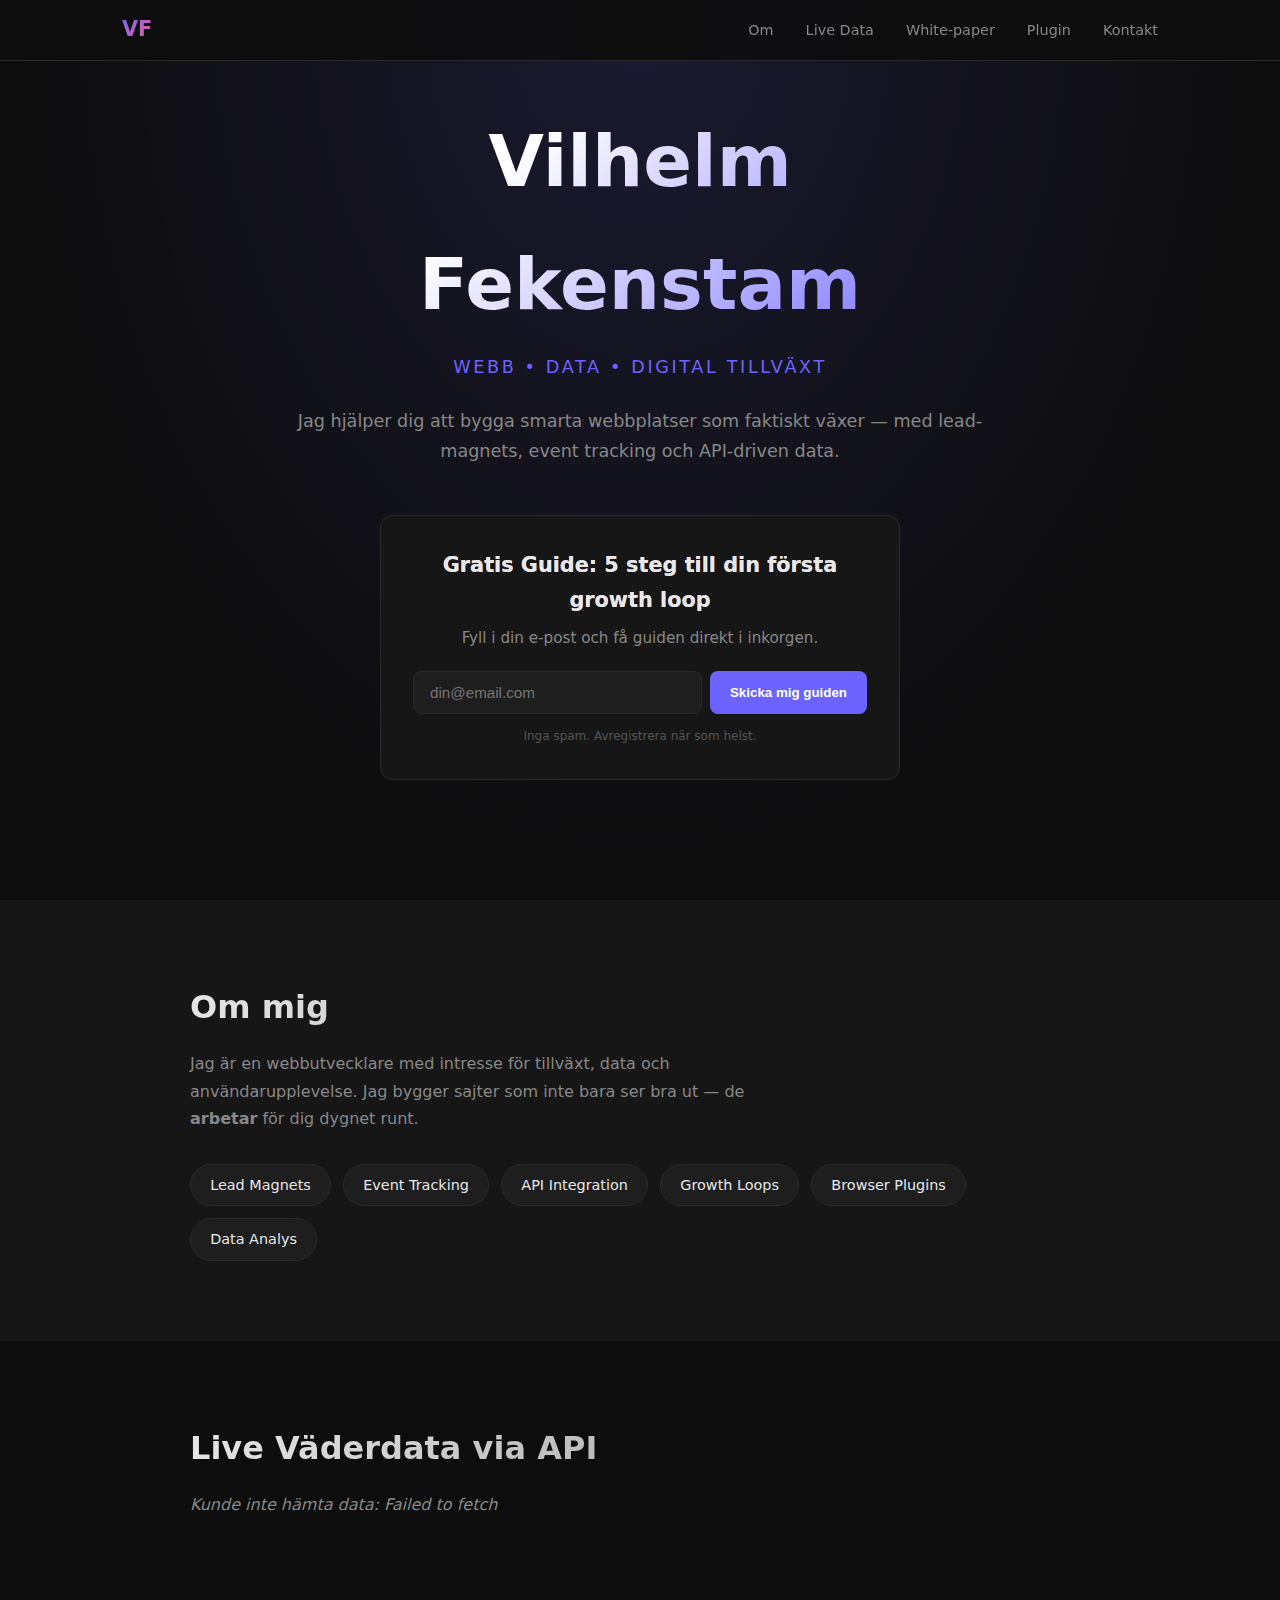
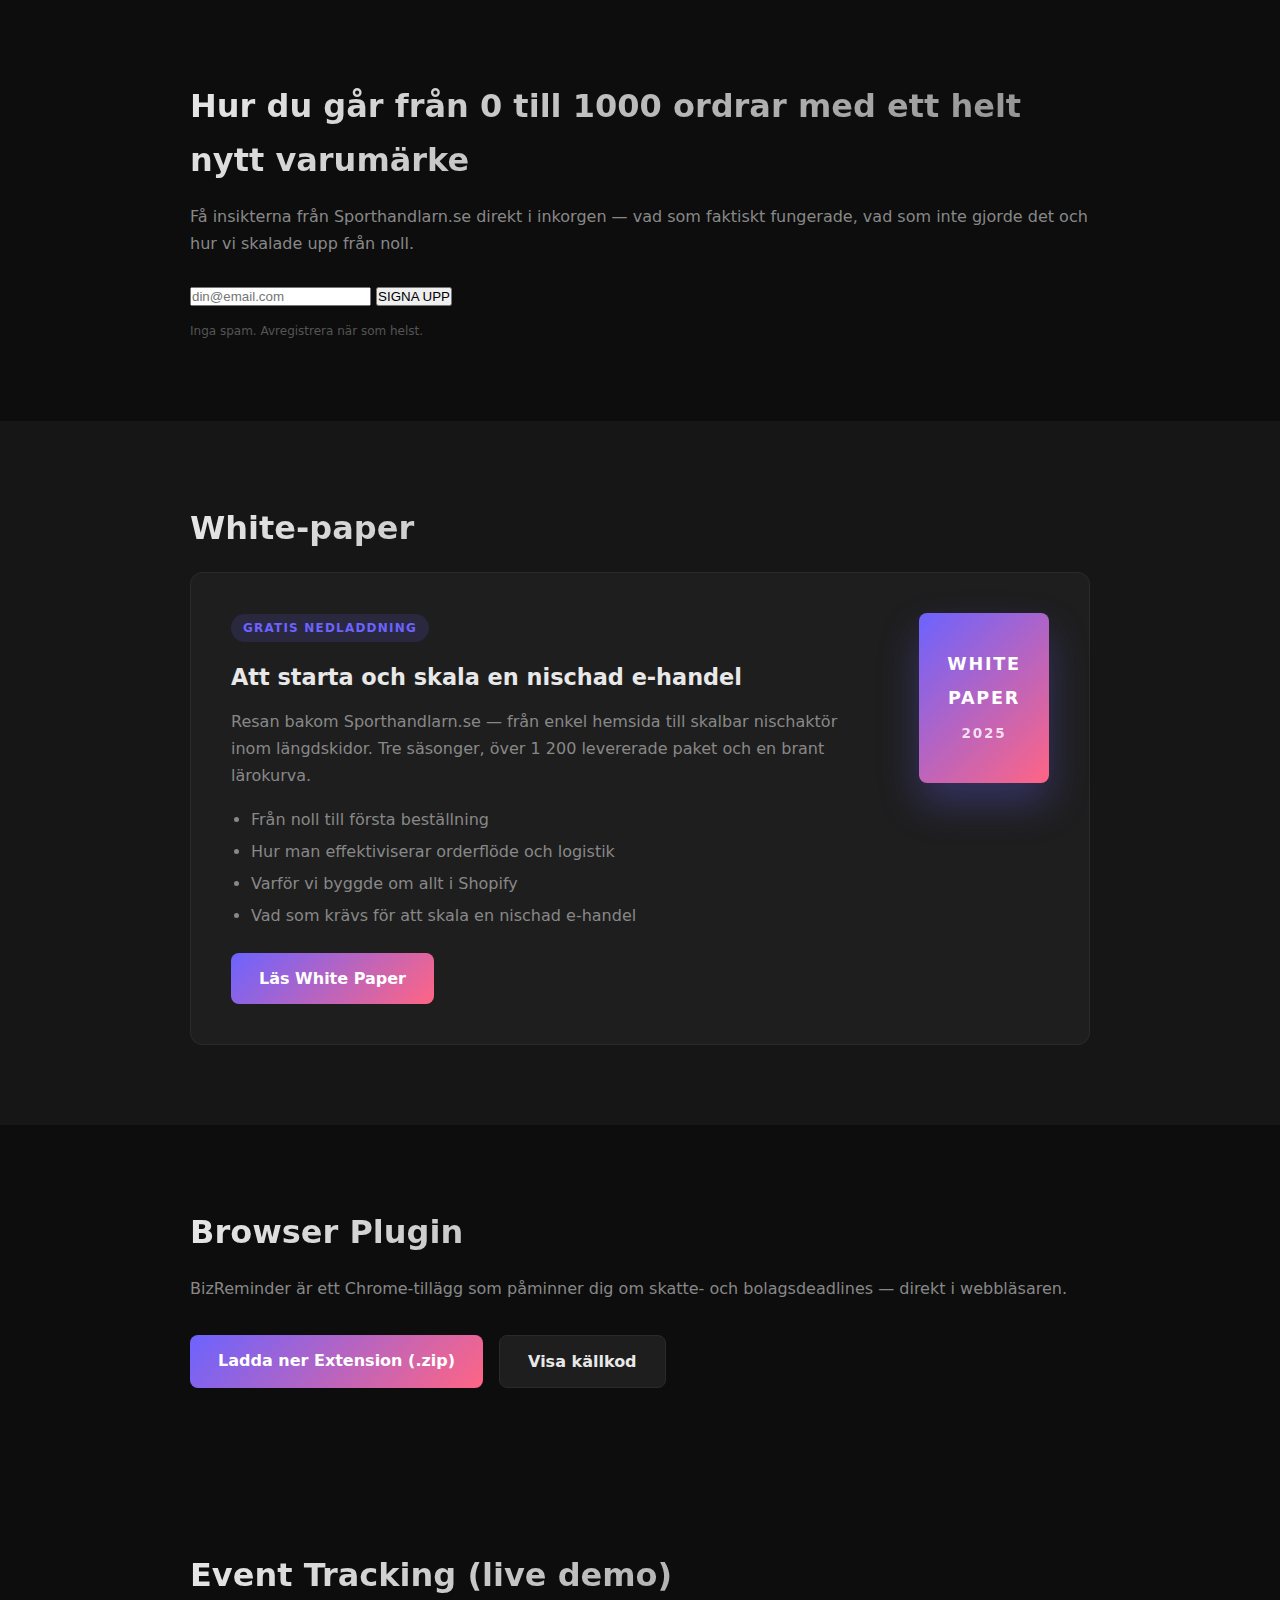
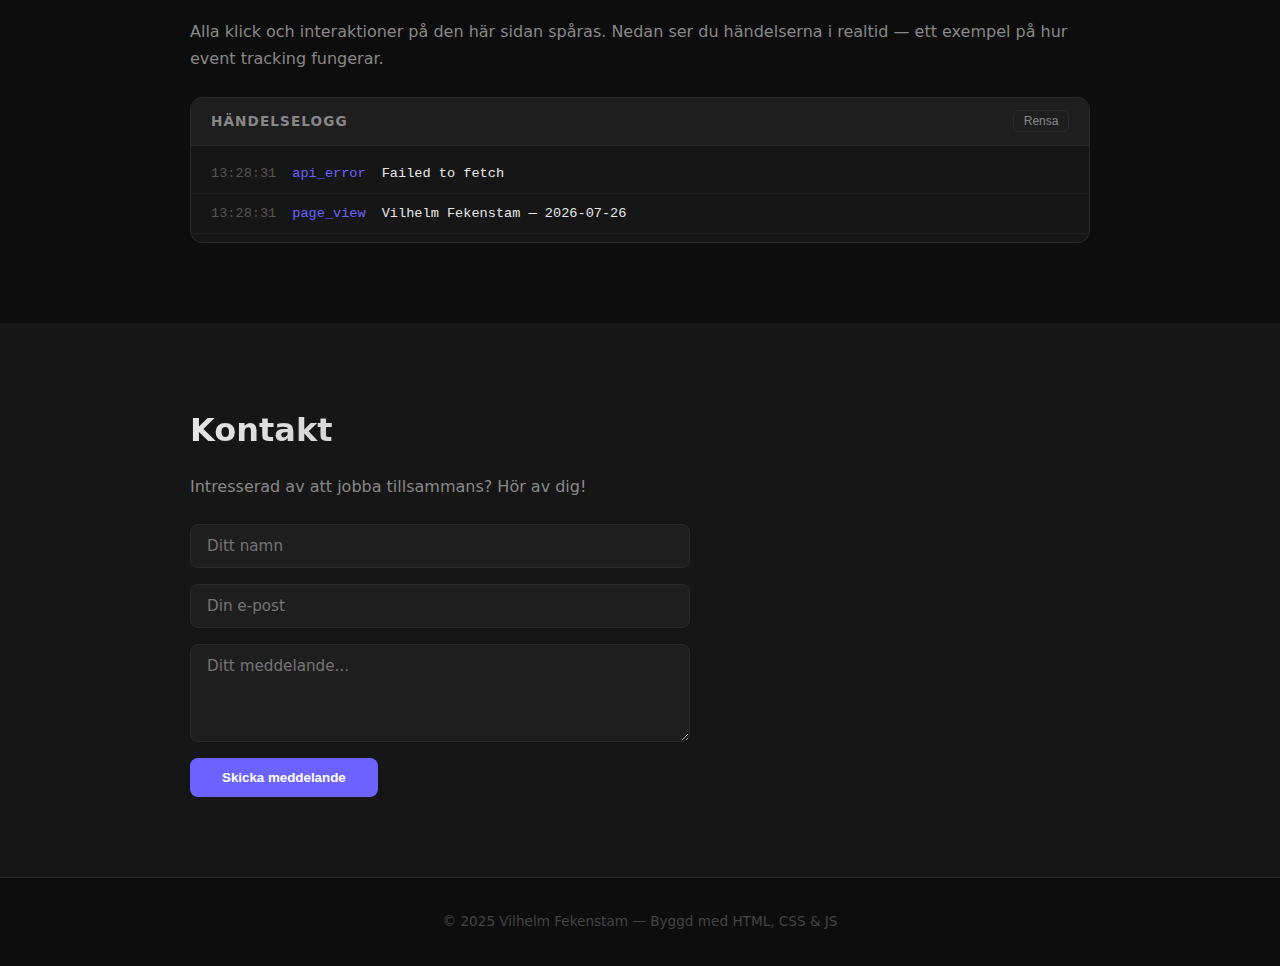
<file: index.html>
<!DOCTYPE html>
<html lang="sv">
<head>
  <meta charset="UTF-8" />
  <meta name="viewport" content="width=device-width, initial-scale=1.0" />
  <title>Vilhelm Fekenstam</title>
  <link rel="stylesheet" href="style.css" />
  <!-- Google Tag Manager -->
  <script>(function(w,d,s,l,i){w[l]=w[l]||[];w[l].push({'gtm.start':
  new Date().getTime(),event:'gtm.js'});var f=d.getElementsByTagName(s)[0],
  j=d.createElement(s),dl=l!='dataLayer'?'&l='+l:'';j.async=true;j.src=
  'https://www.googletagmanager.com/gtm.js?id='+i+dl;f.parentNode.insertBefore(j,f);
  })(window,document,'script','dataLayer','GTM-KWGRHVGF');</script>
  <!-- End Google Tag Manager -->
  <!-- Google Analytics GA4 -->
  <script async src="https://www.googletagmanager.com/gtag/js?id=G-ZRR3XPJ6WM"></script>
  <script>
    window.dataLayer = window.dataLayer || [];
    function gtag(){dataLayer.push(arguments);}
    gtag('js', new Date());
    gtag('config', 'G-ZRR3XPJ6WM');
  </script>
</head>
<body>
  <!-- Google Tag Manager (noscript) -->
  <noscript><iframe src="https://www.googletagmanager.com/ns.html?id=GTM-KWGRHVGF"
  height="0" width="0" style="display:none;visibility:hidden"></iframe></noscript>
  <!-- End Google Tag Manager (noscript) -->

  <!-- NAV -->
  <nav>
    <div class="nav-inner">
      <span class="logo">VF</span>
      <ul>
        <li><a href="#om" data-track="Om">Om</a></li>
        <li><a href="#api" data-track="Live Data">Live Data</a></li>
        <li><a href="#whitepaper" data-track="White-paper">White-paper</a></li>
        <li><a href="#plugin" data-track="Plugin">Plugin</a></li>
        <li><a href="#kontakt" data-track="Kontakt">Kontakt</a></li>
      </ul>
    </div>
  </nav>

  <!-- HERO / LEAD MAGNET -->
  <section id="hero">
    <div class="hero-content">
      <h1>Vilhelm Fekenstam</h1>
      <p class="subtitle">Webb &bull; Data &bull; Digital Tillväxt</p>
      <p class="hero-desc">Jag hjälper dig att bygga smarta webbplatser som faktiskt växer — med lead-magnets, event tracking och API-driven data.</p>

      <!-- LEAD MAGNET -->
      <div class="lead-magnet" id="leadmagnet">
        <h2>Gratis Guide: 5 steg till din första growth loop</h2>
        <p>Fyll i din e-post och få guiden direkt i inkorgen.</p>
        <form id="leadForm">
          <input type="email" id="emailInput" placeholder="din@email.com" required />
          <button type="submit" data-track="Skicka mig guiden">Skicka mig guiden</button>
        </form>
        <p id="leadSuccess" class="success hidden">Tack! Kolla din inbox.</p>
        <p class="small-print">Inga spam. Avregistrera när som helst.</p>
      </div>
    </div>
  </section>

  <!-- OM -->
  <section id="om">
    <div class="container">
      <h2>Om mig</h2>
      <p>Jag är en webbutvecklare med intresse för tillväxt, data och användarupplevelse. Jag bygger sajter som inte bara ser bra ut — de <strong>arbetar</strong> för dig dygnet runt.</p>
      <div class="skills">
        <div class="skill-card">Lead Magnets</div>
        <div class="skill-card">Event Tracking</div>
        <div class="skill-card">API Integration</div>
        <div class="skill-card">Growth Loops</div>
        <div class="skill-card">Browser Plugins</div>
        <div class="skill-card">Data Analys</div>
      </div>
    </div>
  </section>

  <!-- API DATA SECTION -->
  <section id="api">
    <div class="container">
      <h2>Live Väderdata via API</h2>
      <div id="weather-widget">
        <div id="weather-loading">Hämtar data...</div>
        <div id="weather-data" class="hidden">
          <div class="weather-grid">
            <div class="weather-card">
              <span class="weather-label">Temp nu (Stockholm)</span>
              <span class="weather-value" id="temp">--</span>
            </div>
            <div class="weather-card">
              <span class="weather-label">Vindhastighet</span>
              <span class="weather-value" id="wind">--</span>
            </div>
            <div class="weather-card">
              <span class="weather-label">Luftfuktighet</span>
              <span class="weather-value" id="humidity">--</span>
            </div>
            <div class="weather-card">
              <span class="weather-label">Sikt</span>
              <span class="weather-value" id="visibility">--</span>
            </div>
          </div>

        </div>
      </div>
    </div>
  </section>

  <!-- CHATGPT SIGNUP -->
  <section id="chatgpt-signup">
    <div class="container">
      <div class="signup-box">
        <h2>Hur du går från 0 till 1000 ordrar med ett helt nytt varumärke</h2>
        <p style="color:var(--muted);margin-bottom:1.5rem;">Få insikterna från Sporthandlarn.se direkt i inkorgen — vad som faktiskt fungerade, vad som inte gjorde det och hur vi skalade upp från noll.</p>
        <form id="chatgptForm">
          <input type="email" id="chatgptEmail" placeholder="din@email.com" required />
          <button type="submit" data-track="Signa upp nu">SIGNA UPP</button>
        </form>
        <p id="chatgptSuccess" class="success hidden">Tack! Kolla din inbox för nästa steg.</p>
        <p class="small-print">Inga spam. Avregistrera när som helst.</p>
      </div>
    </div>
  </section>

  <!-- WHITE-PAPER -->
  <section id="whitepaper">
    <div class="container">
      <h2>White-paper</h2>
      <div class="wp-card">
        <div class="wp-info">
          <span class="wp-tag">Gratis nedladdning</span>
          <h3>Att starta och skala en nischad e-handel</h3>
          <p>Resan bakom Sporthandlarn.se — från enkel hemsida till skalbar nischaktör inom längdskidor. Tre säsonger, över 1 200 levererade paket och en brant lärokurva.</p>
          <ul>
            <li>Från noll till första beställning</li>
            <li>Hur man effektiviserar orderflöde och logistik</li>
            <li>Varför vi byggde om allt i Shopify</li>
            <li>Vad som krävs för att skala en nischad e-handel</li>
          </ul>
          <a href="whitepaper.html" class="btn-download" data-track="Läs White Paper">Läs White Paper</a>
        </div>
        <div class="wp-cover">
          <div class="cover-placeholder">
            <span>WHITE</span>
            <span>PAPER</span>
            <span class="cover-year">2025</span>
          </div>
        </div>
      </div>
    </div>
  </section>

  <!-- BROWSER PLUGIN -->
  <section id="plugin">
    <div class="container">
      <h2>Browser Plugin</h2>
      <p style="color:var(--muted);margin-bottom:2rem;">BizReminder är ett Chrome-tillägg som påminner dig om skatte- och bolagsdeadlines — direkt i webbläsaren.</p>
      <div style="display:flex;gap:1rem;flex-wrap:wrap;">
        <a href="biz-reminder-extension.zip" class="btn-download" data-track="Ladda ner Extension" download>Ladda ner Extension (.zip)</a>
        <a href="biz-reminder-extension/" class="btn-download" data-track="Visa källkod" style="background:var(--surface2);border:1px solid var(--border);color:var(--text);">Visa källkod</a>
      </div>
    </div>
  </section>

  <!-- EVENT TRACKING DASHBOARD -->
  <section id="tracking-dashboard">
    <div class="container">
      <h2>Event Tracking (live demo)</h2>
      <p>Alla klick och interaktioner på den här sidan spåras. Nedan ser du händelserna i realtid — ett exempel på hur event tracking fungerar.</p>
      <div id="event-log">
        <div class="event-log-header">
          <span>Händelselogg</span>
          <button id="clearLog" onclick="clearEventLog()">Rensa</button>
        </div>
        <ul id="eventList">
          <li class="empty-log">Inga händelser ännu — interagera med sidan!</li>
        </ul>
      </div>
    </div>
  </section>

  <!-- KONTAKT -->
  <section id="kontakt">
    <div class="container">
      <h2>Kontakt</h2>
      <p>Intresserad av att jobba tillsammans? Hör av dig!</p>
      <form id="contactForm">
        <input type="text" placeholder="Ditt namn" required />
        <input type="email" placeholder="Din e-post" required />
        <textarea placeholder="Ditt meddelande..." rows="4" required></textarea>
        <button type="submit" data-track="Skicka meddelande">Skicka meddelande</button>
      </form>
      <p id="contactSuccess" class="success hidden">Meddelande skickat! Jag hör av mig snart.</p>
    </div>
  </section>

  <footer>
    <p>&copy; 2025 Vilhelm Fekenstam &mdash; Byggd med HTML, CSS &amp; JS</p>
  </footer>

  <script src="app.js"></script>
</body>
</html>
</file>
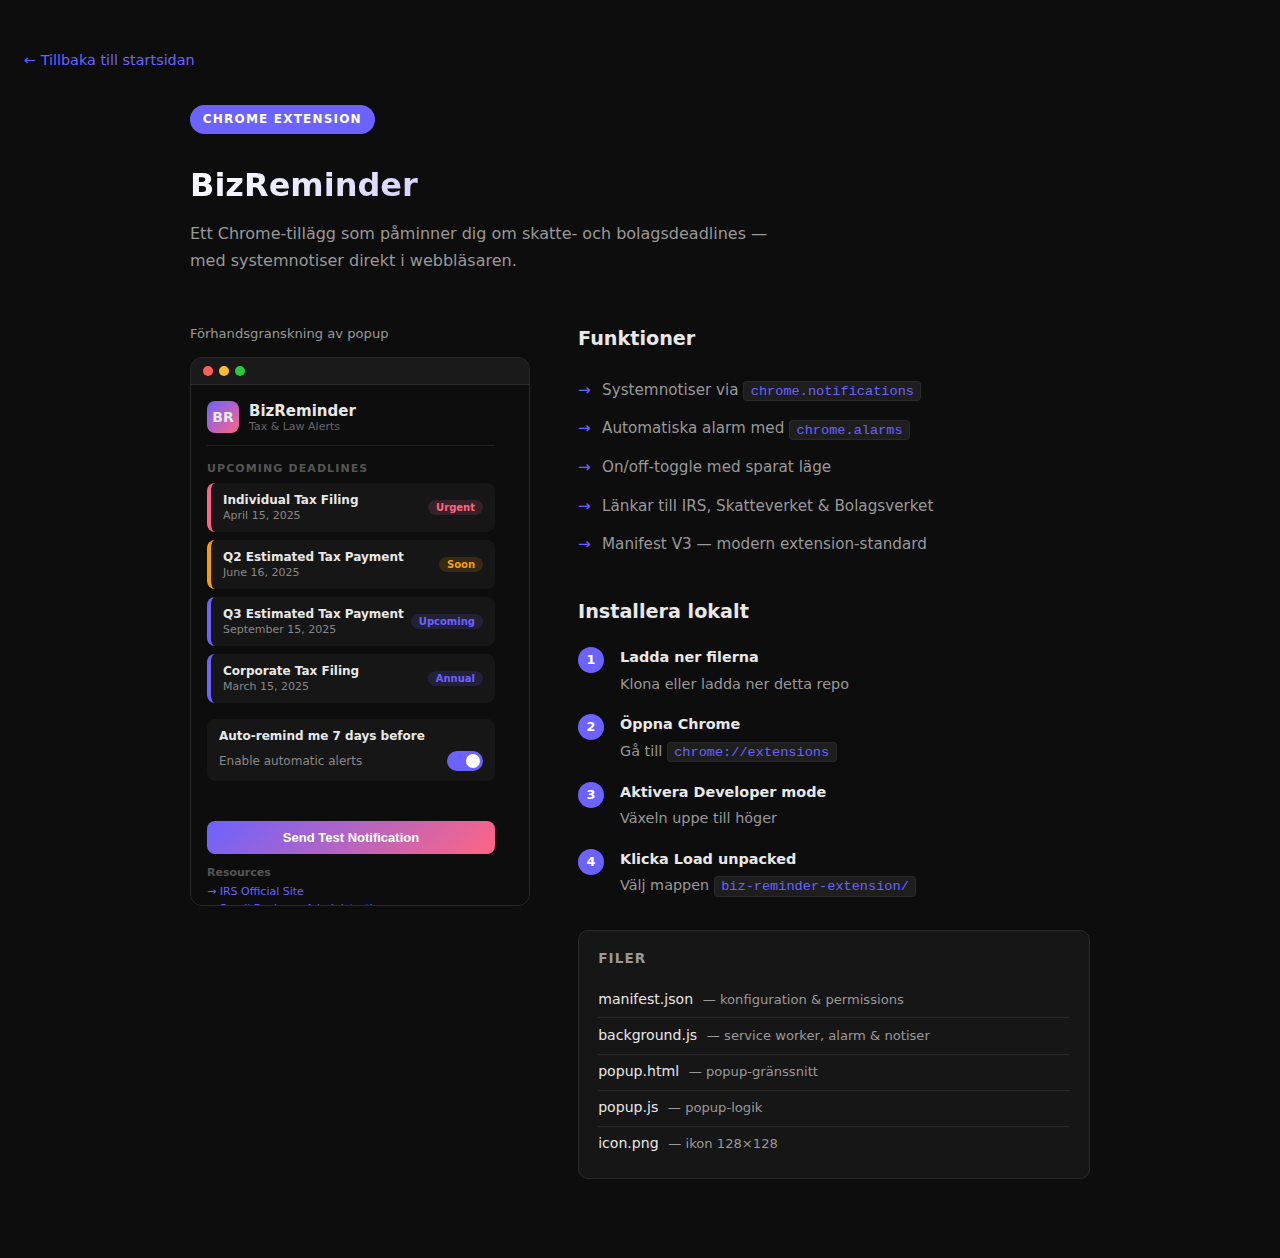
<file: biz-reminder-extension/index.html>
<!DOCTYPE html>
<html lang="sv">
<head>
  <meta charset="UTF-8" />
  <meta name="viewport" content="width=device-width, initial-scale=1.0" />
  <title>BizReminder — Chrome Extension</title>
  <style>
    *, *::before, *::after { box-sizing: border-box; margin: 0; padding: 0; }
    :root {
      --bg: #0d0d0d;
      --surface: #161616;
      --surface2: #1e1e1e;
      --accent: #6c63ff;
      --text: #e8e8e8;
      --muted: #999;
      --border: #2a2a2a;
      --font: 'Segoe UI', system-ui, -apple-system, sans-serif;
    }
    body {
      background: var(--bg);
      color: var(--text);
      font-family: var(--font);
      line-height: 1.7;
      min-height: 100vh;
      display: flex;
      flex-direction: column;
      align-items: center;
      padding: 3rem 1.5rem 5rem;
    }
    .back {
      align-self: flex-start;
      max-width: 900px;
      width: 100%;
      margin-bottom: 2rem;
      color: var(--accent);
      font-size: 0.9rem;
      text-decoration: none;
    }
    .back:hover { text-decoration: underline; }

    .page { max-width: 900px; width: 100%; }

    h1 {
      font-size: 2rem;
      font-weight: 800;
      margin-bottom: 0.5rem;
      background: linear-gradient(135deg, #fff 0%, #6c63ff 100%);
      -webkit-background-clip: text;
      -webkit-text-fill-color: transparent;
      background-clip: text;
    }
    .tag {
      display: inline-block;
      background: var(--accent);
      color: #fff;
      font-size: 0.75rem;
      font-weight: 700;
      letter-spacing: 0.1em;
      text-transform: uppercase;
      padding: 0.25rem 0.8rem;
      border-radius: 100px;
      margin-bottom: 1.5rem;
    }
    .desc { color: var(--muted); max-width: 600px; margin-bottom: 3rem; }

    .layout {
      display: grid;
      grid-template-columns: 340px 1fr;
      gap: 3rem;
      align-items: start;
    }
    @media (max-width: 700px) { .layout { grid-template-columns: 1fr; } }

    /* POPUP PREVIEW FRAME */
    .popup-frame {
      background: var(--surface2);
      border: 1px solid var(--border);
      border-radius: 12px;
      overflow: hidden;
    }
    .browser-bar {
      background: #1a1a1a;
      padding: 8px 12px;
      display: flex;
      align-items: center;
      gap: 6px;
      border-bottom: 1px solid var(--border);
    }
    .dot { width: 10px; height: 10px; border-radius: 50%; background: #333; display: inline-block; }
    .popup-iframe {
      width: 100%;
      height: 520px;
      border: none;
      display: block;
    }

    /* INFO PANEL */
    .info h2 {
      font-size: 1.2rem;
      font-weight: 700;
      color: var(--text);
      margin-bottom: 1rem;
    }
    .info ul {
      list-style: none;
      padding: 0;
      margin-bottom: 2rem;
    }
    .info ul li {
      color: var(--muted);
      padding: 0.4rem 0 0.4rem 1.5rem;
      position: relative;
      font-size: 0.95rem;
    }
    .info ul li::before { content: '→'; position: absolute; left: 0; color: var(--accent); }

    .steps { margin-bottom: 2rem; }
    .step {
      display: flex;
      align-items: flex-start;
      gap: 1rem;
      margin-bottom: 1rem;
    }
    .step-num {
      background: var(--accent);
      color: #fff;
      width: 26px; height: 26px;
      border-radius: 50%;
      font-size: 0.8rem;
      font-weight: 700;
      display: flex; align-items: center; justify-content: center;
      flex-shrink: 0;
      margin-top: 2px;
    }
    .step-text { color: var(--muted); font-size: 0.9rem; }
    .step-text strong { color: var(--text); display: block; margin-bottom: 2px; }

    code {
      background: var(--surface2);
      border: 1px solid var(--border);
      padding: 0.1rem 0.4rem;
      border-radius: 4px;
      font-size: 0.85rem;
      color: var(--accent);
    }

    .files {
      background: var(--surface);
      border: 1px solid var(--border);
      border-radius: 10px;
      padding: 1rem 1.2rem;
    }
    .files h3 { font-size: 0.85rem; color: var(--muted); margin-bottom: 0.75rem; text-transform: uppercase; letter-spacing: 0.08em; }
    .file-item {
      display: flex;
      align-items: center;
      gap: 0.6rem;
      padding: 0.35rem 0;
      border-bottom: 1px solid var(--border);
      font-size: 0.88rem;
    }
    .file-item:last-child { border-bottom: none; }
    .file-name { color: var(--text); font-weight: 500; }
    .file-desc { color: var(--muted); font-size: 0.82rem; }
  </style>
</head>
<body>
  <a class="back" href="../index.html">← Tillbaka till startsidan</a>

  <div class="page">
    <div class="tag">Chrome Extension</div>
    <h1>BizReminder</h1>
    <p class="desc">Ett Chrome-tillägg som påminner dig om skatte- och bolagsdeadlines — med systemnotiser direkt i webbläsaren.</p>

    <div class="layout">
      <!-- LIVE POPUP PREVIEW -->
      <div>
        <p style="color:var(--muted);font-size:0.82rem;margin-bottom:0.75rem;">Förhandsgranskning av popup</p>
        <div class="popup-frame">
          <div class="browser-bar">
            <span class="dot" style="background:#ff5f57"></span>
            <span class="dot" style="background:#febc2e"></span>
            <span class="dot" style="background:#28c840"></span>
          </div>
          <iframe src="popup.html" class="popup-iframe" title="BizReminder popup preview"></iframe>
        </div>
      </div>

      <!-- INFO -->
      <div class="info">
        <h2>Funktioner</h2>
        <ul>
          <li>Systemnotiser via <code>chrome.notifications</code></li>
          <li>Automatiska alarm med <code>chrome.alarms</code></li>
          <li>On/off-toggle med sparat läge</li>
          <li>Länkar till IRS, Skatteverket &amp; Bolagsverket</li>
          <li>Manifest V3 — modern extension-standard</li>
        </ul>

        <h2>Installera lokalt</h2>
        <div class="steps">
          <div class="step">
            <span class="step-num">1</span>
            <div class="step-text">
              <strong>Ladda ner filerna</strong>
              Klona eller ladda ner detta repo
            </div>
          </div>
          <div class="step">
            <span class="step-num">2</span>
            <div class="step-text">
              <strong>Öppna Chrome</strong>
              Gå till <code>chrome://extensions</code>
            </div>
          </div>
          <div class="step">
            <span class="step-num">3</span>
            <div class="step-text">
              <strong>Aktivera Developer mode</strong>
              Växeln uppe till höger
            </div>
          </div>
          <div class="step">
            <span class="step-num">4</span>
            <div class="step-text">
              <strong>Klicka Load unpacked</strong>
              Välj mappen <code>biz-reminder-extension/</code>
            </div>
          </div>
        </div>

        <div class="files">
          <h3>Filer</h3>
          <div class="file-item">
            <span class="file-name">manifest.json</span>
            <span class="file-desc">— konfiguration &amp; permissions</span>
          </div>
          <div class="file-item">
            <span class="file-name">background.js</span>
            <span class="file-desc">— service worker, alarm &amp; notiser</span>
          </div>
          <div class="file-item">
            <span class="file-name">popup.html</span>
            <span class="file-desc">— popup-gränssnitt</span>
          </div>
          <div class="file-item">
            <span class="file-name">popup.js</span>
            <span class="file-desc">— popup-logik</span>
          </div>
          <div class="file-item">
            <span class="file-name">icon.png</span>
            <span class="file-desc">— ikon 128×128</span>
          </div>
        </div>
      </div>
    </div>
  </div>
</body>
</html>
</file>
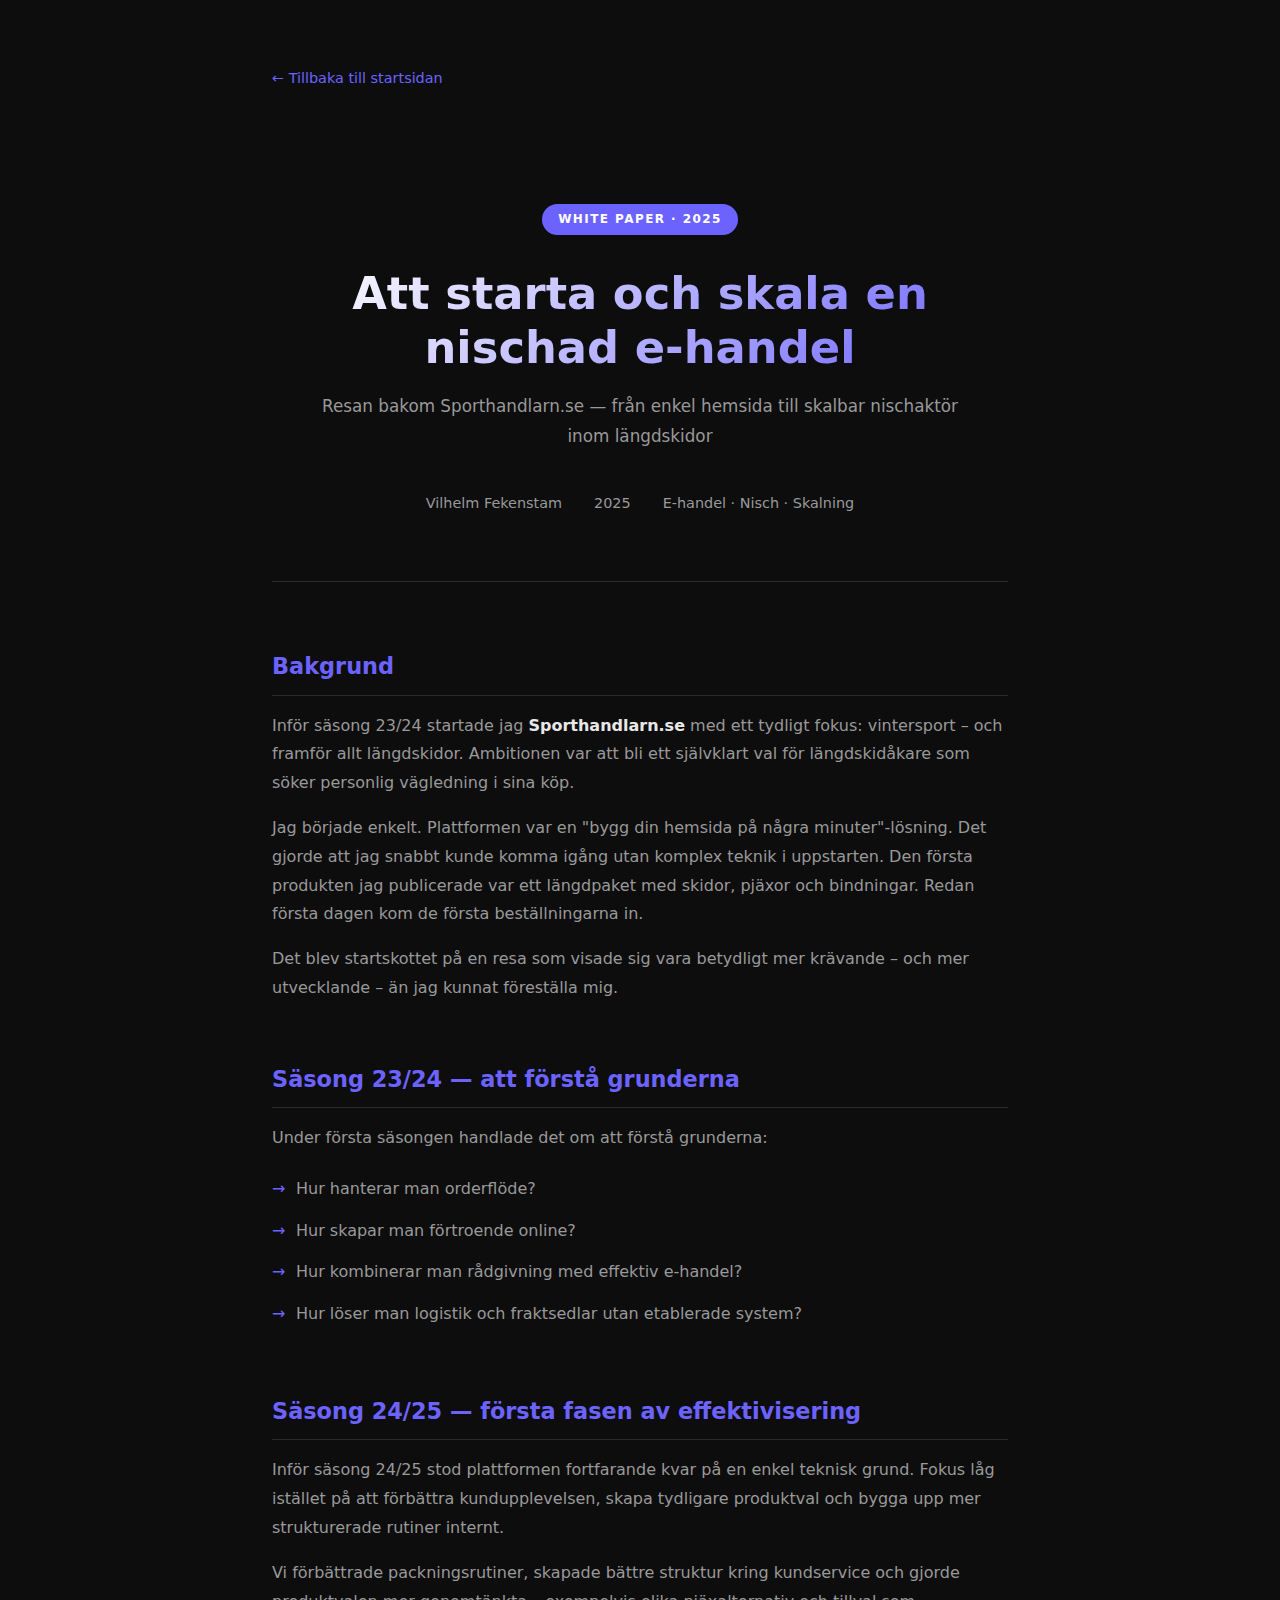
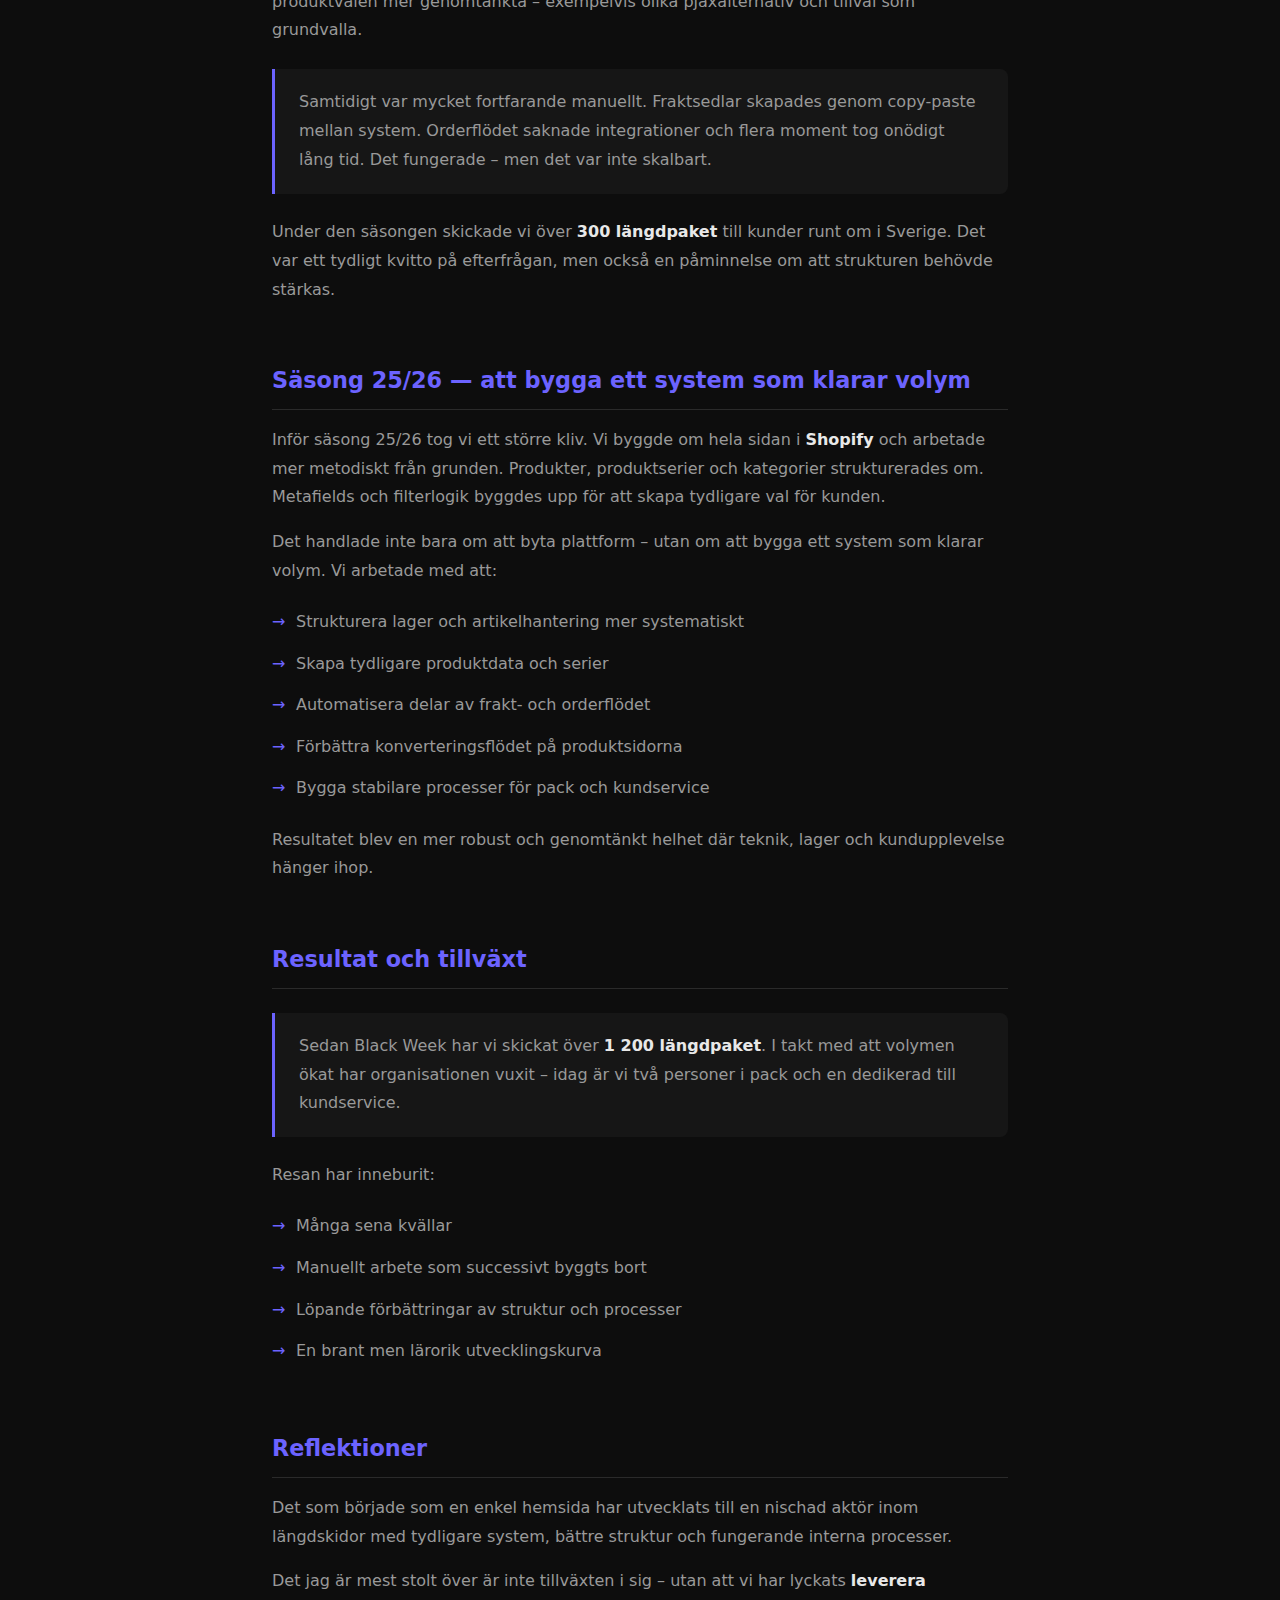
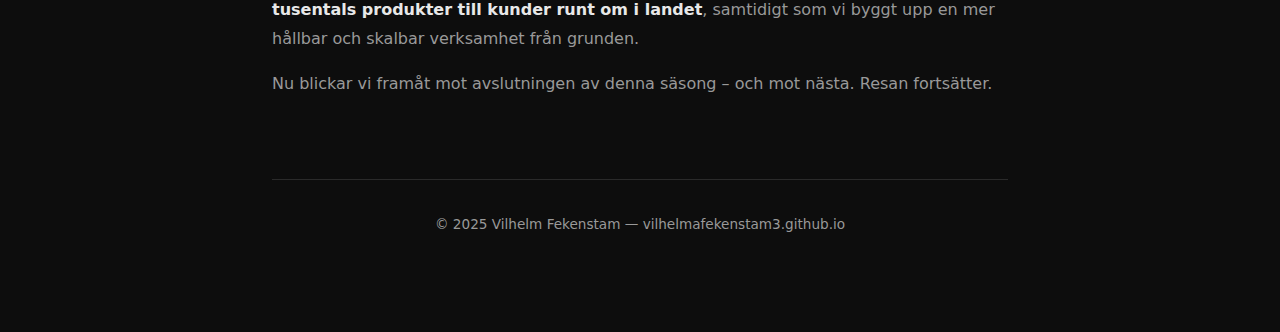
<file: whitepaper.html>
<!DOCTYPE html>
<html lang="sv">
<head>
  <meta charset="UTF-8" />
  <meta name="viewport" content="width=device-width, initial-scale=1.0" />
  <title>White Paper — Vilhelm Fekenstam</title>
  <style>
    *, *::before, *::after { box-sizing: border-box; margin: 0; padding: 0; }

    :root {
      --bg: #0d0d0d;
      --surface: #161616;
      --surface2: #1e1e1e;
      --accent: #6c63ff;
      --text: #e8e8e8;
      --muted: #999;
      --border: #2a2a2a;
      --font: 'Segoe UI', system-ui, -apple-system, sans-serif;
    }

    body {
      background: var(--bg);
      color: var(--text);
      font-family: var(--font);
      line-height: 1.8;
      font-size: 16px;
    }

    .page {
      max-width: 800px;
      margin: 0 auto;
      padding: 4rem 2rem 6rem;
    }

    /* COVER */
    .cover {
      text-align: center;
      padding: 5rem 2rem 4rem;
      border-bottom: 1px solid var(--border);
      margin-bottom: 4rem;
    }
    .cover-tag {
      display: inline-block;
      background: var(--accent);
      color: #fff;
      font-size: 0.75rem;
      font-weight: 700;
      letter-spacing: 0.12em;
      text-transform: uppercase;
      padding: 0.3rem 1rem;
      border-radius: 100px;
      margin-bottom: 2rem;
    }
    .cover h1 {
      font-size: clamp(1.8rem, 5vw, 2.8rem);
      font-weight: 800;
      line-height: 1.2;
      margin-bottom: 1rem;
      background: linear-gradient(135deg, #fff 0%, #6c63ff 100%);
      -webkit-background-clip: text;
      -webkit-text-fill-color: transparent;
      background-clip: text;
    }
    .cover-sub {
      color: var(--muted);
      font-size: 1.05rem;
      margin-bottom: 2.5rem;
    }
    .cover-meta {
      display: flex;
      justify-content: center;
      gap: 2rem;
      flex-wrap: wrap;
      color: var(--muted);
      font-size: 0.9rem;
    }
    .cover-meta span { display: flex; align-items: center; gap: 0.4rem; }

    /* SECTIONS */
    section { margin-bottom: 3.5rem; }

    h2 {
      font-size: 1.4rem;
      font-weight: 700;
      color: var(--accent);
      margin-bottom: 1rem;
      padding-bottom: 0.5rem;
      border-bottom: 1px solid var(--border);
    }

    p { color: var(--muted); margin-bottom: 1rem; }
    p strong { color: var(--text); }

    ul {
      list-style: none;
      padding: 0;
      margin-bottom: 1rem;
    }
    ul li {
      color: var(--muted);
      padding: 0.4rem 0 0.4rem 1.5rem;
      position: relative;
    }
    ul li::before {
      content: '→';
      position: absolute;
      left: 0;
      color: var(--accent);
    }

    /* HIGHLIGHT BOX */
    .highlight {
      background: var(--surface);
      border-left: 3px solid var(--accent);
      border-radius: 0 8px 8px 0;
      padding: 1.2rem 1.5rem;
      margin: 1.5rem 0;
    }
    .highlight p { margin: 0; }

    /* TECH GRID */
    .tech-grid {
      display: grid;
      grid-template-columns: repeat(auto-fill, minmax(200px, 1fr));
      gap: 1rem;
      margin-top: 1.5rem;
    }
    .tech-card {
      background: var(--surface);
      border: 1px solid var(--border);
      border-radius: 10px;
      padding: 1rem 1.2rem;
    }
    .tech-card .tc-name {
      font-weight: 700;
      color: var(--text);
      font-size: 0.95rem;
      margin-bottom: 0.3rem;
    }
    .tech-card .tc-desc {
      font-size: 0.82rem;
      color: var(--muted);
    }

    /* BACK LINK */
    .back {
      display: inline-block;
      margin-bottom: 2rem;
      color: var(--accent);
      font-size: 0.9rem;
      text-decoration: none;
    }
    .back:hover { text-decoration: underline; }

    /* FOOTER */
    footer {
      margin-top: 5rem;
      padding-top: 2rem;
      border-top: 1px solid var(--border);
      text-align: center;
      color: var(--muted);
      font-size: 0.85rem;
    }
  </style>
</head>
<body>
  <div class="page">
    <a class="back" href="index.html">← Tillbaka till startsidan</a>

    <!-- COVER -->
    <div class="cover">
      <div class="cover-tag">White Paper · 2025</div>
      <h1>Att starta och skala en nischad e-handel</h1>
      <p class="cover-sub">Resan bakom Sporthandlarn.se — från enkel hemsida till skalbar nischaktör inom längdskidor</p>
      <div class="cover-meta">
        <span>Vilhelm Fekenstam</span>
        <span>2025</span>
        <span>E-handel · Nisch · Skalning</span>
      </div>
    </div>

    <!-- BAKGRUND -->
    <section>
      <h2>Bakgrund</h2>
      <p>Inför säsong 23/24 startade jag <strong>Sporthandlarn.se</strong> med ett tydligt fokus: vintersport – och framför allt längdskidor. Ambitionen var att bli ett självklart val för längdskidåkare som söker personlig vägledning i sina köp.</p>
      <p>Jag började enkelt. Plattformen var en "bygg din hemsida på några minuter"-lösning. Det gjorde att jag snabbt kunde komma igång utan komplex teknik i uppstarten. Den första produkten jag publicerade var ett längdpaket med skidor, pjäxor och bindningar. Redan första dagen kom de första beställningarna in.</p>
      <p>Det blev startskottet på en resa som visade sig vara betydligt mer krävande – och mer utvecklande – än jag kunnat föreställa mig.</p>
    </section>

    <!-- SÄSONG 23/24 -->
    <section>
      <h2>Säsong 23/24 — att förstå grunderna</h2>
      <p>Under första säsongen handlade det om att förstå grunderna:</p>
      <ul>
        <li>Hur hanterar man orderflöde?</li>
        <li>Hur skapar man förtroende online?</li>
        <li>Hur kombinerar man rådgivning med effektiv e-handel?</li>
        <li>Hur löser man logistik och fraktsedlar utan etablerade system?</li>
      </ul>
    </section>

    <!-- SÄSONG 24/25 -->
    <section>
      <h2>Säsong 24/25 — första fasen av effektivisering</h2>
      <p>Inför säsong 24/25 stod plattformen fortfarande kvar på en enkel teknisk grund. Fokus låg istället på att förbättra kundupplevelsen, skapa tydligare produktval och bygga upp mer strukturerade rutiner internt.</p>
      <p>Vi förbättrade packningsrutiner, skapade bättre struktur kring kundservice och gjorde produktvalen mer genomtänkta – exempelvis olika pjäxalternativ och tillval som grundvalla.</p>

      <div class="highlight">
        <p>Samtidigt var mycket fortfarande manuellt. Fraktsedlar skapades genom copy-paste mellan system. Orderflödet saknade integrationer och flera moment tog onödigt lång tid. Det fungerade – men det var inte skalbart.</p>
      </div>

      <p>Under den säsongen skickade vi över <strong>300 längdpaket</strong> till kunder runt om i Sverige. Det var ett tydligt kvitto på efterfrågan, men också en påminnelse om att strukturen behövde stärkas.</p>
    </section>

    <!-- SÄSONG 25/26 -->
    <section>
      <h2>Säsong 25/26 — att bygga ett system som klarar volym</h2>
      <p>Inför säsong 25/26 tog vi ett större kliv. Vi byggde om hela sidan i <strong>Shopify</strong> och arbetade mer metodiskt från grunden. Produkter, produktserier och kategorier strukturerades om. Metafields och filterlogik byggdes upp för att skapa tydligare val för kunden.</p>
      <p>Det handlade inte bara om att byta plattform – utan om att bygga ett system som klarar volym. Vi arbetade med att:</p>
      <ul>
        <li>Strukturera lager och artikelhantering mer systematiskt</li>
        <li>Skapa tydligare produktdata och serier</li>
        <li>Automatisera delar av frakt- och orderflödet</li>
        <li>Förbättra konverteringsflödet på produktsidorna</li>
        <li>Bygga stabilare processer för pack och kundservice</li>
      </ul>
      <p>Resultatet blev en mer robust och genomtänkt helhet där teknik, lager och kundupplevelse hänger ihop.</p>
    </section>

    <!-- RESULTAT -->
    <section>
      <h2>Resultat och tillväxt</h2>
      <div class="highlight">
        <p>Sedan Black Week har vi skickat över <strong>1 200 längdpaket</strong>. I takt med att volymen ökat har organisationen vuxit – idag är vi två personer i pack och en dedikerad till kundservice.</p>
      </div>
      <p>Resan har inneburit:</p>
      <ul>
        <li>Många sena kvällar</li>
        <li>Manuellt arbete som successivt byggts bort</li>
        <li>Löpande förbättringar av struktur och processer</li>
        <li>En brant men lärorik utvecklingskurva</li>
      </ul>
    </section>

    <!-- AVSLUTNING -->
    <section>
      <h2>Reflektioner</h2>
      <p>Det som började som en enkel hemsida har utvecklats till en nischad aktör inom längdskidor med tydligare system, bättre struktur och fungerande interna processer.</p>
      <p>Det jag är mest stolt över är inte tillväxten i sig – utan att vi har lyckats <strong>leverera tusentals produkter till kunder runt om i landet</strong>, samtidigt som vi byggt upp en mer hållbar och skalbar verksamhet från grunden.</p>
      <p>Nu blickar vi framåt mot avslutningen av denna säsong – och mot nästa. Resan fortsätter.</p>
    </section>

    <footer>
      &copy; 2025 Vilhelm Fekenstam — vilhelmafekenstam3.github.io
    </footer>
  </div>
</body>
</html>
</file>
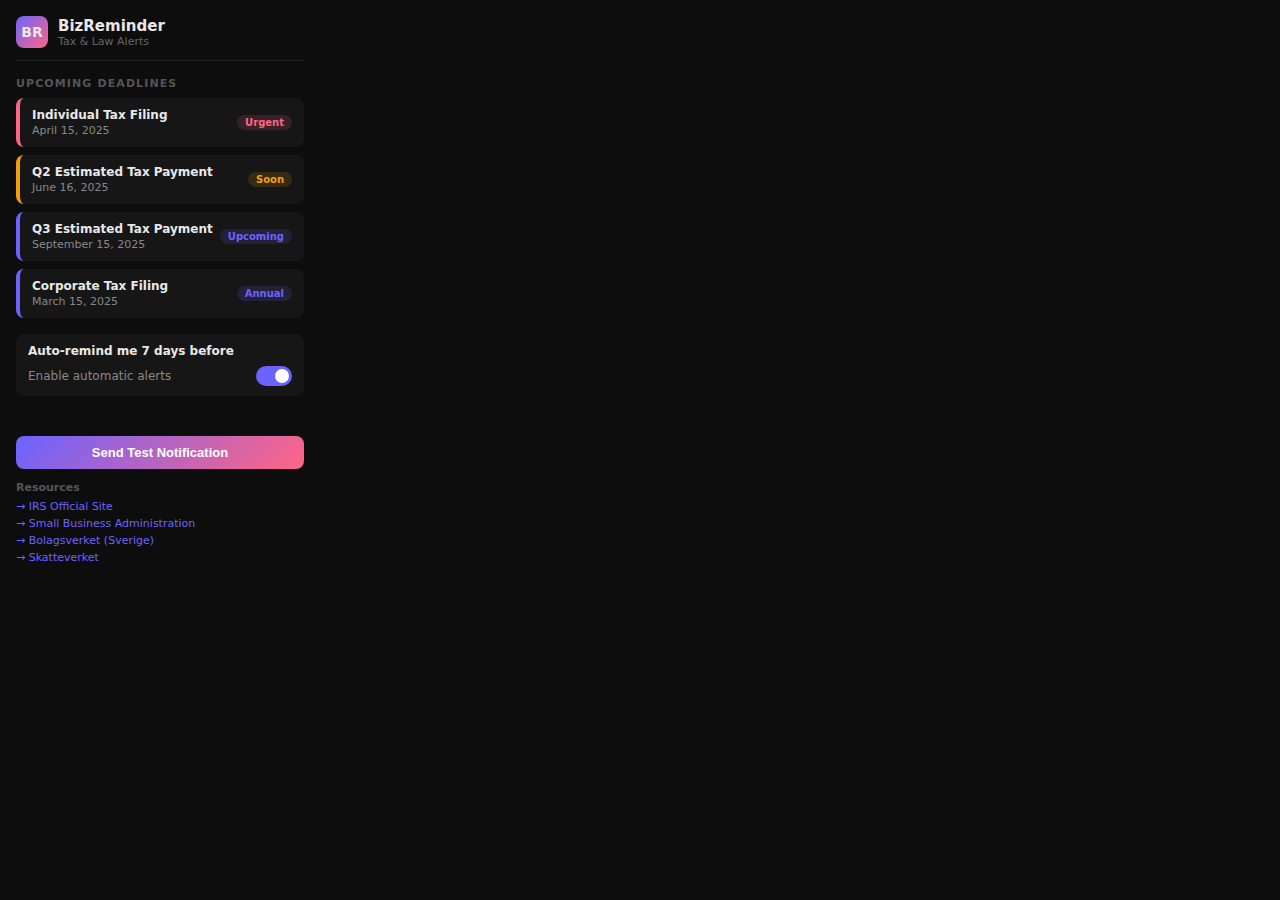
<file: biz-reminder-extension/popup.html>
<!DOCTYPE html>
<html>
<head>
  <meta charset="UTF-8" />
  <style>
    * { box-sizing: border-box; margin: 0; padding: 0; }
    body {
      width: 320px;
      font-family: 'Segoe UI', system-ui, sans-serif;
      background: #0d0d0d;
      color: #e8e8e8;
      padding: 16px;
    }
    .header {
      display: flex;
      align-items: center;
      gap: 10px;
      margin-bottom: 16px;
      border-bottom: 1px solid #222;
      padding-bottom: 12px;
    }
    .logo {
      width: 32px; height: 32px;
      background: linear-gradient(135deg, #6c63ff, #ff6584);
      border-radius: 8px;
      display: flex; align-items: center; justify-content: center;
      font-weight: 900; font-size: 14px;
    }
    h2 { font-size: 15px; font-weight: 700; }
    .subtitle { font-size: 11px; color: #666; }

    .section-title {
      font-size: 11px;
      text-transform: uppercase;
      letter-spacing: 0.1em;
      color: #555;
      margin-bottom: 8px;
      font-weight: 600;
    }

    .deadline-list { display: flex; flex-direction: column; gap: 8px; margin-bottom: 16px; }

    .deadline-card {
      background: #161616;
      border-radius: 8px;
      padding: 10px 12px;
      border-left: 4px solid #6c63ff;
      display: flex;
      justify-content: space-between;
      align-items: center;
    }
    .deadline-card.urgent { border-left-color: #ff6584; }
    .deadline-card.warning { border-left-color: #f59e0b; }

    .deadline-info { flex: 1; }
    .deadline-name { font-size: 12px; font-weight: 600; margin-bottom: 2px; }
    .deadline-date { font-size: 11px; color: #888; }

    .badge {
      font-size: 10px;
      padding: 2px 8px;
      border-radius: 50px;
      font-weight: 600;
      background: rgba(108,99,255,0.15);
      color: #6c63ff;
    }
    .badge.urgent { background: rgba(255,101,132,0.15); color: #ff6584; }
    .badge.warning { background: rgba(245,158,11,0.15); color: #f59e0b; }

    .auto-section {
      background: #161616;
      border-radius: 8px;
      padding: 10px 12px;
      margin-bottom: 16px;
      font-size: 12px;
      color: #888;
    }
    .auto-section strong { color: #e8e8e8; display: block; margin-bottom: 4px; }

    .toggle-row {
      display: flex;
      justify-content: space-between;
      align-items: center;
      margin-top: 8px;
    }
    .toggle {
      position: relative;
      width: 36px; height: 20px;
    }
    .toggle input { opacity: 0; width: 0; height: 0; }
    .slider {
      position: absolute;
      inset: 0;
      background: #333;
      border-radius: 20px;
      cursor: pointer;
      transition: background 0.2s;
    }
    .slider:before {
      content: '';
      position: absolute;
      width: 14px; height: 14px;
      left: 3px; top: 3px;
      background: white;
      border-radius: 50%;
      transition: transform 0.2s;
    }
    input:checked + .slider { background: #6c63ff; }
    input:checked + .slider:before { transform: translateX(16px); }

    .btn {
      width: 100%;
      padding: 9px;
      border-radius: 8px;
      border: none;
      background: linear-gradient(135deg, #6c63ff, #ff6584);
      color: white;
      font-weight: 600;
      font-size: 13px;
      cursor: pointer;
      margin-bottom: 12px;
      transition: opacity 0.2s;
    }
    .btn:hover { opacity: 0.85; }

    .links { font-size: 11px; color: #555; }
    .links a {
      color: #6c63ff;
      text-decoration: none;
      display: block;
      margin-bottom: 4px;
    }
    .links a:hover { text-decoration: underline; }

    #statusMsg {
      font-size: 11px;
      color: #4ade80;
      text-align: center;
      min-height: 16px;
      margin-bottom: 8px;
    }
  </style>
</head>
<body>

  <div class="header">
    <div class="logo">BR</div>
    <div>
      <h2>BizReminder</h2>
      <div class="subtitle">Tax &amp; Law Alerts</div>
    </div>
  </div>

  <div class="section-title">Upcoming Deadlines</div>
  <div class="deadline-list">
    <div class="deadline-card urgent">
      <div class="deadline-info">
        <div class="deadline-name">Individual Tax Filing</div>
        <div class="deadline-date">April 15, 2025</div>
      </div>
      <span class="badge urgent">Urgent</span>
    </div>
    <div class="deadline-card warning">
      <div class="deadline-info">
        <div class="deadline-name">Q2 Estimated Tax Payment</div>
        <div class="deadline-date">June 16, 2025</div>
      </div>
      <span class="badge warning">Soon</span>
    </div>
    <div class="deadline-card">
      <div class="deadline-info">
        <div class="deadline-name">Q3 Estimated Tax Payment</div>
        <div class="deadline-date">September 15, 2025</div>
      </div>
      <span class="badge">Upcoming</span>
    </div>
    <div class="deadline-card">
      <div class="deadline-info">
        <div class="deadline-name">Corporate Tax Filing</div>
        <div class="deadline-date">March 15, 2025</div>
      </div>
      <span class="badge">Annual</span>
    </div>
  </div>

  <div class="auto-section">
    <strong>Auto-remind me 7 days before</strong>
    <div class="toggle-row">
      <span>Enable automatic alerts</span>
      <label class="toggle">
        <input type="checkbox" id="autoToggle" checked />
        <span class="slider"></span>
      </label>
    </div>
  </div>

  <div id="statusMsg"></div>
  <button id="notifyBtn" class="btn">Send Test Notification</button>

  <div class="links">
    <strong style="color:#555; display:block; margin-bottom:6px;">Resources</strong>
    <a href="https://www.irs.gov" target="_blank">→ IRS Official Site</a>
    <a href="https://www.sba.gov" target="_blank">→ Small Business Administration</a>
    <a href="https://www.bolagsverket.se" target="_blank">→ Bolagsverket (Sverige)</a>
    <a href="https://www.skatteverket.se" target="_blank">→ Skatteverket</a>
  </div>

  <script src="popup.js"></script>
</body>
</html>
</file>
<file: style.css>
/* ===== RESET & BASE ===== */
*, *::before, *::after { box-sizing: border-box; margin: 0; padding: 0; }

:root {
  --bg: #0d0d0d;
  --surface: #161616;
  --surface2: #1e1e1e;
  --accent: #6c63ff;
  --accent2: #ff6584;
  --text: #e8e8e8;
  --muted: #888;
  --border: #2a2a2a;
  --radius: 12px;
  --font: 'Segoe UI', system-ui, -apple-system, sans-serif;
}

html { scroll-behavior: smooth; }

body {
  background: var(--bg);
  color: var(--text);
  font-family: var(--font);
  line-height: 1.7;
  font-size: 16px;
}

a { color: var(--accent); text-decoration: none; }
a:hover { text-decoration: underline; }

/* ===== NAV ===== */
nav {
  position: fixed;
  top: 0; left: 0; right: 0;
  z-index: 100;
  background: rgba(13,13,13,0.92);
  backdrop-filter: blur(12px);
  border-bottom: 1px solid var(--border);
}
.nav-inner {
  max-width: 1100px;
  margin: 0 auto;
  padding: 0 2rem;
  height: 60px;
  display: flex;
  align-items: center;
  justify-content: space-between;
}
.logo {
  font-size: 1.3rem;
  font-weight: 800;
  background: linear-gradient(135deg, var(--accent), var(--accent2));
  -webkit-background-clip: text;
  -webkit-text-fill-color: transparent;
  background-clip: text;
}
nav ul { list-style: none; display: flex; gap: 2rem; }
nav ul a { color: var(--muted); font-size: 0.9rem; transition: color 0.2s; }
nav ul a:hover { color: var(--text); text-decoration: none; }

/* ===== SECTIONS ===== */
section { padding: 5rem 2rem; }
section:first-of-type { padding-top: 0; }

.container {
  max-width: 900px;
  margin: 0 auto;
}

h2 {
  font-size: 2rem;
  font-weight: 700;
  margin-bottom: 1rem;
  background: linear-gradient(135deg, var(--text), var(--muted));
  -webkit-background-clip: text;
  -webkit-text-fill-color: transparent;
  background-clip: text;
}

/* ===== HERO ===== */
#hero {
  min-height: 100vh;
  display: flex;
  align-items: center;
  justify-content: center;
  text-align: center;
  background: radial-gradient(ellipse at 50% 0%, rgba(108,99,255,0.15) 0%, transparent 70%);
  padding-top: 60px;
}
.hero-content { max-width: 700px; }

#hero h1 {
  font-size: clamp(2.5rem, 6vw, 4.5rem);
  font-weight: 900;
  background: linear-gradient(135deg, #fff 30%, var(--accent));
  -webkit-background-clip: text;
  -webkit-text-fill-color: transparent;
  background-clip: text;
  margin-bottom: 0.5rem;
}
.subtitle {
  font-size: 1.1rem;
  color: var(--accent);
  letter-spacing: 0.15em;
  text-transform: uppercase;
  margin-bottom: 1.5rem;
}
.hero-desc {
  font-size: 1.1rem;
  color: var(--muted);
  margin-bottom: 3rem;
}

/* ===== LEAD MAGNET ===== */
.lead-magnet {
  background: var(--surface);
  border: 1px solid var(--border);
  border-radius: var(--radius);
  padding: 2rem;
  max-width: 520px;
  margin: 0 auto;
}
.lead-magnet h2 {
  font-size: 1.3rem;
  margin-bottom: 0.5rem;
  -webkit-text-fill-color: var(--text);
  color: var(--text);
}
.lead-magnet p { color: var(--muted); font-size: 0.95rem; margin-bottom: 1.2rem; }
.lead-magnet form { display: flex; gap: 0.5rem; }
.lead-magnet input {
  flex: 1;
  padding: 0.75rem 1rem;
  border-radius: 8px;
  border: 1px solid var(--border);
  background: var(--surface2);
  color: var(--text);
  font-size: 0.95rem;
}
.lead-magnet input:focus { outline: 2px solid var(--accent); border-color: transparent; }
.lead-magnet button {
  padding: 0.75rem 1.25rem;
  border-radius: 8px;
  border: none;
  background: var(--accent);
  color: #fff;
  font-weight: 600;
  cursor: pointer;
  transition: opacity 0.2s;
  white-space: nowrap;
}
.lead-magnet button:hover { opacity: 0.85; }
.small-print { font-size: 0.75rem !important; color: #555 !important; margin-top: 0.75rem; margin-bottom: 0 !important; }

/* ===== OM / SKILLS ===== */
#om { background: var(--surface); }
#om p { color: var(--muted); max-width: 600px; margin-bottom: 2rem; }
.skills { display: flex; flex-wrap: wrap; gap: 0.75rem; }
.skill-card {
  background: var(--surface2);
  border: 1px solid var(--border);
  padding: 0.5rem 1.2rem;
  border-radius: 50px;
  font-size: 0.9rem;
  color: var(--text);
  transition: border-color 0.2s;
}
.skill-card:hover { border-color: var(--accent); }

/* ===== API SECTION ===== */
#api p { color: var(--muted); margin-bottom: 1.5rem; }
.weather-grid {
  display: grid;
  grid-template-columns: repeat(auto-fit, minmax(180px, 1fr));
  gap: 1rem;
  margin-bottom: 1rem;
}
.weather-card {
  background: var(--surface);
  border: 1px solid var(--border);
  border-radius: var(--radius);
  padding: 1.5rem;
  display: flex;
  flex-direction: column;
  gap: 0.5rem;
}
.weather-label { font-size: 0.8rem; color: var(--muted); text-transform: uppercase; letter-spacing: 0.08em; }
.weather-value { font-size: 1.8rem; font-weight: 700; color: var(--accent); }
.api-source { font-size: 0.8rem; color: #555; }
#weather-loading { color: var(--muted); font-style: italic; }

/* ===== WHITE-PAPER ===== */
#whitepaper { background: var(--surface); }
.wp-card {
  display: flex;
  gap: 3rem;
  align-items: flex-start;
  background: var(--surface2);
  border: 1px solid var(--border);
  border-radius: var(--radius);
  padding: 2.5rem;
}
.wp-info { flex: 1; }
.wp-tag {
  display: inline-block;
  background: rgba(108,99,255,0.15);
  color: var(--accent);
  font-size: 0.75rem;
  font-weight: 600;
  text-transform: uppercase;
  letter-spacing: 0.1em;
  padding: 0.25rem 0.75rem;
  border-radius: 50px;
  margin-bottom: 1rem;
}
.wp-info h3 { font-size: 1.4rem; margin-bottom: 0.75rem; color: var(--text); }
.wp-info p { color: var(--muted); margin-bottom: 1rem; }
.wp-info ul { color: var(--muted); padding-left: 1.25rem; margin-bottom: 1.5rem; }
.wp-info ul li { margin-bottom: 0.3rem; }
.btn-download {
  display: inline-block;
  padding: 0.75rem 1.75rem;
  background: linear-gradient(135deg, var(--accent), var(--accent2));
  color: #fff;
  border-radius: 8px;
  font-weight: 600;
  transition: opacity 0.2s;
}
.btn-download:hover { opacity: 0.85; text-decoration: none; }
.wp-cover {
  flex-shrink: 0;
}
.cover-placeholder {
  width: 130px;
  height: 170px;
  background: linear-gradient(135deg, var(--accent), var(--accent2));
  border-radius: 8px;
  display: flex;
  flex-direction: column;
  align-items: center;
  justify-content: center;
  gap: 0.25rem;
  font-weight: 900;
  font-size: 1.1rem;
  letter-spacing: 0.1em;
  color: #fff;
  box-shadow: 0 20px 40px rgba(108,99,255,0.3);
}
.cover-year { font-size: 0.85rem; opacity: 0.8; margin-top: 0.25rem; }

/* ===== BROWSER PLUGIN ===== */
#plugin p { color: var(--muted); }
.plugin-card {
  display: flex;
  gap: 3rem;
  align-items: flex-start;
  background: var(--surface2);
  border: 1px solid var(--border);
  border-radius: var(--radius);
  padding: 2.5rem;
}
.plugin-info { flex: 1; }
.plugin-info h3 { font-size: 1.4rem; margin-bottom: 0.75rem; color: var(--text); margin-top: 0.75rem; }
.plugin-info p { color: var(--muted); margin-bottom: 1rem; }
.plugin-info ul { color: var(--muted); padding-left: 1.25rem; margin-bottom: 1.5rem; }
.plugin-info ul li { margin-bottom: 0.3rem; }
.plugin-info code {
  background: rgba(108,99,255,0.15);
  color: var(--accent);
  padding: 0.1em 0.4em;
  border-radius: 4px;
  font-size: 0.85em;
}
.plugin-steps { display: flex; flex-direction: column; gap: 0.5rem; }
.step {
  display: flex;
  align-items: center;
  gap: 0.75rem;
  font-size: 0.9rem;
  color: var(--muted);
}
.step em { color: var(--text); font-style: normal; font-weight: 600; }
.step-num {
  width: 22px; height: 22px;
  border-radius: 50%;
  background: var(--accent);
  color: #fff;
  font-size: 0.75rem;
  font-weight: 700;
  display: flex; align-items: center; justify-content: center;
  flex-shrink: 0;
}

/* browser frame mock */
.plugin-preview { flex-shrink: 0; }
.browser-frame {
  width: 240px;
  background: #111;
  border-radius: 10px;
  overflow: hidden;
  border: 1px solid var(--border);
  box-shadow: 0 20px 40px rgba(0,0,0,0.4);
}
.browser-bar {
  background: #1a1a1a;
  padding: 8px 12px;
  display: flex;
  align-items: center;
  gap: 6px;
  border-bottom: 1px solid var(--border);
}
.dot {
  width: 8px; height: 8px;
  border-radius: 50%;
  background: #333;
}
.browser-url {
  font-size: 10px;
  color: #444;
  margin-left: 6px;
  font-family: monospace;
}
.popup-mock { padding: 12px; }
.pm-header {
  display: flex;
  align-items: center;
  gap: 8px;
  margin-bottom: 10px;
  padding-bottom: 8px;
  border-bottom: 1px solid #222;
}
.pm-logo {
  width: 24px; height: 24px;
  background: linear-gradient(135deg, var(--accent), var(--accent2));
  border-radius: 6px;
  display: flex; align-items: center; justify-content: center;
  font-size: 10px; font-weight: 900;
}
.pm-title { font-size: 12px; font-weight: 700; }
.pm-sub { font-size: 9px; color: #555; }
.pm-item {
  background: #161616;
  border-radius: 6px;
  padding: 7px 9px;
  margin-bottom: 6px;
  border-left: 3px solid var(--accent);
  display: flex;
  justify-content: space-between;
  align-items: center;
}
.pm-item.urgent { border-left-color: var(--accent2); }
.pm-item.warning { border-left-color: #f59e0b; }
.pm-name { font-size: 10px; font-weight: 600; margin-bottom: 2px; }
.pm-date { font-size: 9px; color: #666; }
.pm-badge {
  font-size: 8px;
  padding: 2px 5px;
  border-radius: 50px;
  background: rgba(108,99,255,0.15);
  color: var(--accent);
  font-weight: 600;
}
.pm-badge.urgent { background: rgba(255,101,132,0.15); color: var(--accent2); }
.pm-badge.warning { background: rgba(245,158,11,0.15); color: #f59e0b; }
.pm-btn {
  margin-top: 8px;
  background: linear-gradient(135deg, var(--accent), var(--accent2));
  color: #fff;
  font-size: 10px;
  font-weight: 600;
  padding: 6px;
  border-radius: 6px;
  text-align: center;
}

/* ===== EVENT LOG ===== */
#tracking-dashboard p { color: var(--muted); margin-bottom: 1.5rem; }
#event-log {
  background: var(--surface);
  border: 1px solid var(--border);
  border-radius: var(--radius);
  overflow: hidden;
}
.event-log-header {
  display: flex;
  justify-content: space-between;
  align-items: center;
  padding: 0.75rem 1.25rem;
  background: var(--surface2);
  border-bottom: 1px solid var(--border);
  font-size: 0.85rem;
  font-weight: 600;
  color: var(--muted);
  text-transform: uppercase;
  letter-spacing: 0.08em;
}
.event-log-header button {
  background: transparent;
  border: 1px solid var(--border);
  color: var(--muted);
  padding: 0.2rem 0.6rem;
  border-radius: 6px;
  cursor: pointer;
  font-size: 0.75rem;
  transition: border-color 0.2s;
}
.event-log-header button:hover { border-color: var(--accent2); color: var(--accent2); }
#eventList {
  list-style: none;
  max-height: 280px;
  overflow-y: auto;
  padding: 0.5rem 0;
}
#eventList li {
  padding: 0.5rem 1.25rem;
  font-size: 0.85rem;
  font-family: monospace;
  color: var(--muted);
  border-bottom: 1px solid rgba(255,255,255,0.03);
  display: flex;
  gap: 1rem;
}
#eventList li .ev-time { color: #555; flex-shrink: 0; }
#eventList li .ev-name { color: var(--accent); }
#eventList li .ev-detail { color: var(--text); }
.empty-log { color: #444 !important; font-style: italic; }

/* ===== CONTACT ===== */
#kontakt { background: var(--surface); }
#kontakt p { color: var(--muted); margin-bottom: 1.5rem; }
#contactForm {
  display: flex;
  flex-direction: column;
  gap: 1rem;
  max-width: 500px;
}
#contactForm input,
#contactForm textarea {
  padding: 0.75rem 1rem;
  border-radius: 8px;
  border: 1px solid var(--border);
  background: var(--surface2);
  color: var(--text);
  font-family: var(--font);
  font-size: 0.95rem;
  resize: vertical;
}
#contactForm input:focus,
#contactForm textarea:focus { outline: 2px solid var(--accent); border-color: transparent; }
#contactForm button {
  align-self: flex-start;
  padding: 0.75rem 2rem;
  border-radius: 8px;
  border: none;
  background: var(--accent);
  color: #fff;
  font-weight: 600;
  cursor: pointer;
  transition: opacity 0.2s;
}
#contactForm button:hover { opacity: 0.85; }

/* ===== FOOTER ===== */
footer {
  text-align: center;
  padding: 2rem;
  color: #444;
  font-size: 0.85rem;
  border-top: 1px solid var(--border);
}

/* ===== SKI POPUP ===== */
.ski-overlay {
  position: fixed;
  inset: 0;
  background: rgba(0,0,0,0.85);
  z-index: 9999;
  display: flex;
  align-items: center;
  justify-content: center;
  animation: overlayIn 0.3s ease;
  backdrop-filter: blur(6px);
}
@keyframes overlayIn {
  from { opacity: 0; }
  to   { opacity: 1; }
}
.ski-popup {
  background: linear-gradient(135deg, #1a0050, #0d0d0d);
  border: 3px solid var(--accent);
  border-radius: 20px;
  padding: 3rem 2.5rem;
  max-width: 480px;
  width: 90%;
  text-align: center;
  animation: popIn 0.4s cubic-bezier(0.175, 0.885, 0.32, 1.275);
  box-shadow: 0 0 80px rgba(108,99,255,0.5), 0 0 200px rgba(255,101,132,0.2);
  position: relative;
  overflow: hidden;
}
@keyframes popIn {
  from { transform: scale(0.5) rotate(-5deg); opacity: 0; }
  to   { transform: scale(1) rotate(0deg);   opacity: 1; }
}
.ski-popup::before {
  content: '⛷️⛷️⛷️⛷️⛷️';
  position: absolute;
  top: -10px; left: 0; right: 0;
  font-size: 2rem;
  opacity: 0.08;
  letter-spacing: 1rem;
  animation: skiScroll 3s linear infinite;
}
@keyframes skiScroll {
  from { transform: translateX(-100%); }
  to   { transform: translateX(100%); }
}
.ski-emoji {
  font-size: 4rem;
  animation: skiJump 0.8s ease infinite alternate;
  display: block;
  margin-bottom: 0.5rem;
}
@keyframes skiJump {
  from { transform: translateY(0) rotate(-10deg); }
  to   { transform: translateY(-12px) rotate(10deg); }
}
.ski-woosh {
  font-size: 0.75rem;
  letter-spacing: 0.4em;
  color: var(--accent);
  text-transform: uppercase;
  margin-bottom: 0.5rem;
}
.ski-headline {
  font-size: 3.5rem;
  font-weight: 900;
  background: linear-gradient(135deg, #fff, var(--accent2));
  -webkit-background-clip: text;
  -webkit-text-fill-color: transparent;
  background-clip: text;
  margin-bottom: 0.5rem;
  animation: shake 0.5s ease 0.5s both;
}
@keyframes shake {
  0%,100% { transform: translateX(0); }
  20%      { transform: translateX(-8px) rotate(-2deg); }
  40%      { transform: translateX(8px)  rotate(2deg); }
  60%      { transform: translateX(-5px); }
  80%      { transform: translateX(5px); }
}
.ski-sub {
  font-size: 1rem;
  color: var(--muted);
  margin-bottom: 0.75rem;
  line-height: 1.5;
}
.ski-product {
  font-size: 2.8rem;
  font-weight: 900;
  color: #fff;
  letter-spacing: 0.05em;
  text-shadow: 0 0 30px rgba(108,99,255,0.8);
  margin-bottom: 0.75rem;
  animation: pulse 1s ease infinite alternate;
}
@keyframes pulse {
  from { text-shadow: 0 0 20px rgba(108,99,255,0.6); }
  to   { text-shadow: 0 0 50px rgba(255,101,132,0.9), 0 0 80px rgba(108,99,255,0.4); }
}
.ski-discount {
  font-size: 2rem;
  font-weight: 900;
  background: linear-gradient(135deg, #f59e0b, #ff6584);
  -webkit-background-clip: text;
  -webkit-text-fill-color: transparent;
  background-clip: text;
  margin-bottom: 1rem;
}
.ski-code {
  background: rgba(255,255,255,0.05);
  border: 1px dashed #444;
  border-radius: 8px;
  padding: 0.5rem 1rem;
  font-size: 0.9rem;
  color: var(--muted);
  margin-bottom: 1.5rem;
  letter-spacing: 0.05em;
}
.ski-code span {
  font-weight: 900;
  color: #fff;
  font-family: monospace;
  letter-spacing: 0.1em;
}
.ski-shop-btn {
  display: block;
  background: linear-gradient(135deg, #f59e0b, #ff6584);
  color: #fff;
  padding: 0.85rem 1.5rem;
  border-radius: 12px;
  font-size: 0.95rem;
  font-weight: 900;
  text-decoration: none;
  margin-bottom: 0.75rem;
  letter-spacing: 0.03em;
  transition: transform 0.15s, opacity 0.15s;
  animation: pulse 1s ease infinite alternate;
}
.ski-shop-btn:hover { transform: scale(1.04); text-decoration: none; opacity: 0.9; }
.ski-btn {
  background: linear-gradient(135deg, var(--accent), var(--accent2));
  color: #fff;
  border: none;
  padding: 1rem 1.5rem;
  border-radius: 12px;
  font-size: 0.9rem;
  font-weight: 700;
  cursor: pointer;
  width: 100%;
  transition: transform 0.15s, opacity 0.15s;
  margin-bottom: 1rem;
}
.ski-btn:hover { transform: scale(1.03); opacity: 0.9; }
.ski-btn:active { transform: scale(0.97); }
.ski-fine-print {
  font-size: 0.7rem;
  color: #444;
  font-style: italic;
}

/* ===== QUIZ GATE ===== */
.quiz-overlay {
  position: fixed;
  inset: 0;
  background: rgba(0,0,0,0.92);
  z-index: 10000;
  display: flex;
  align-items: center;
  justify-content: center;
  backdrop-filter: blur(8px);
  animation: overlayIn 0.4s ease;
}
.quiz-popup {
  background: linear-gradient(135deg, #0d0d0d, #1a0040);
  border: 2px solid var(--accent);
  border-radius: 20px;
  padding: 2.5rem;
  max-width: 500px;
  width: 92%;
  animation: popIn 0.4s cubic-bezier(0.175, 0.885, 0.32, 1.275);
  box-shadow: 0 0 60px rgba(108,99,255,0.4);
}
.quiz-header {
  display: flex; align-items: center; gap: 12px;
  margin-bottom: 1.5rem;
  padding-bottom: 1rem;
  border-bottom: 1px solid #222;
}
.quiz-logo {
  width: 40px; height: 40px;
  background: linear-gradient(135deg, var(--accent), var(--accent2));
  border-radius: 10px;
  display: flex; align-items: center; justify-content: center;
  font-weight: 900; font-size: 14px;
}
.quiz-title { font-size: 1.1rem; font-weight: 700; }
.quiz-sub { font-size: 0.8rem; color: var(--muted); }

.quiz-code-box {
  background: #0a0a0a;
  border: 1px solid #2a2a2a;
  border-radius: 10px;
  overflow: hidden;
  margin-bottom: 1.25rem;
}
.qcb-bar {
  background: #161616;
  padding: 6px 12px;
  display: flex;
  align-items: center;
  gap: 5px;
  border-bottom: 1px solid #222;
}
.qcb-dot {
  width: 10px; height: 10px; border-radius: 50%;
}
.qcb-dot.r { background: #ff5f57; }
.qcb-dot.y { background: #febc2e; }
.qcb-dot.g { background: #28c840; }
.qcb-label { font-size: 11px; color: #555; margin-left: 6px; font-family: monospace; }
.qcb-code {
  padding: 14px 16px;
  font-size: 12px;
  font-family: 'SF Mono', 'Fira Code', monospace;
  line-height: 1.7;
  color: #ccc;
  margin: 0;
  overflow-x: auto;
}
.c-kw  { color: #c792ea; }
.c-fn  { color: #82aaff; }
.c-str { color: #c3e88d; }

.quiz-progress-bar {
  background: #222; border-radius: 50px; height: 6px; margin-bottom: 0.4rem;
}
#quizProgressFill {
  height: 100%; border-radius: 50px;
  background: linear-gradient(90deg, var(--accent), var(--accent2));
  transition: width 0.4s ease;
  width: 25%;
}
.quiz-progress-text { font-size: 0.75rem; color: #555; margin-bottom: 1.5rem; }

.question-text {
  font-size: 1.1rem; font-weight: 600;
  color: var(--text); margin-bottom: 1.25rem; line-height: 1.5;
}
.options { display: flex; flex-direction: column; gap: 0.6rem; }
.opt-btn {
  background: #161616;
  border: 1px solid var(--border);
  border-radius: 10px;
  padding: 0.75rem 1rem;
  color: var(--text);
  font-size: 0.95rem;
  cursor: pointer;
  text-align: left;
  transition: border-color 0.15s, background 0.15s;
}
.opt-btn:hover { border-color: var(--accent); background: rgba(108,99,255,0.08); }
.opt-btn.correct { border-color: #4ade80; background: rgba(74,222,128,0.1); color: #4ade80; }
.opt-btn.wrong   { border-color: #f87171; background: rgba(248,113,113,0.1); color: #f87171; }
.opt-btn:disabled { cursor: default; }

.quiz-feedback {
  margin-top: 1rem; font-size: 0.9rem; min-height: 1.2rem;
  font-weight: 600; text-align: center;
}
.quiz-feedback.ok  { color: #4ade80; }
.quiz-feedback.err { color: #f87171; }

/* ===== HOUSE ANIMATION ===== */
.house-title {
  text-align: center; font-size: 1.1rem; font-weight: 700;
  margin-bottom: 1.5rem; color: var(--text);
}
.house-wrap {
  display: flex; justify-content: center; align-items: flex-end;
  height: 200px; margin-bottom: 1.5rem;
}
.house { position: relative; width: 180px; height: 180px; }

/* Foundation */
.h-foundation {
  position: absolute; bottom: 20px; left: 10px;
  width: 160px; height: 10px;
  background: #888; border-radius: 2px;
  transform: scaleX(0); transform-origin: left;
  transition: transform 0.5s ease;
}
.h-foundation.show { transform: scaleX(1); }

/* Ground */
.h-ground {
  position: absolute; bottom: 10px; left: 0;
  width: 180px; height: 12px;
  background: linear-gradient(#3a5a2a, #2a4a1a);
  border-radius: 4px;
  transform: scaleX(0); transform-origin: left;
  transition: transform 0.5s ease 0.1s;
}
.h-ground.show { transform: scaleX(1); }

/* Wall */
.h-wall {
  position: absolute; bottom: 30px; left: 20px;
  width: 140px; height: 90px;
  background: linear-gradient(180deg, #c8a882, #b8956a);
  border: 2px solid #8a6a4a;
  border-radius: 2px;
  transform: scaleY(0); transform-origin: bottom;
  transition: transform 0.6s ease;
}
.h-wall.show { transform: scaleY(1); }

/* Roof */
.h-roof {
  position: absolute; bottom: 118px; left: 5px;
  width: 0; height: 0;
  border-left: 90px solid transparent;
  border-right: 90px solid transparent;
  border-bottom: 65px solid #8b3a2a;
  opacity: 0;
  transition: opacity 0.4s ease, transform 0.4s ease;
  transform: translateY(-20px);
}
.h-roof.show { opacity: 1; transform: translateY(0); }

/* Chimney */
.h-chimney {
  position: absolute; bottom: 163px; right: 38px;
  width: 22px; height: 35px;
  background: #6a2a1a;
  border-radius: 2px 2px 0 0;
  transform: scaleY(0); transform-origin: bottom;
  transition: transform 0.4s ease;
  z-index: 2;
}
.h-chimney.show { transform: scaleY(1); }

/* Smoke */
.h-smoke {
  position: absolute; bottom: 196px; right: 40px;
  display: flex; flex-direction: column; align-items: center; gap: 2px;
  opacity: 0; transition: opacity 0.5s ease;
}
.h-smoke.show { opacity: 1; }
.h-smoke span {
  width: 8px; height: 8px;
  background: rgba(200,200,200,0.6);
  border-radius: 50%;
  animation: smokeRise 2s ease infinite;
}
.h-smoke span:nth-child(2) { animation-delay: 0.6s; width: 6px; height: 6px; }
.h-smoke span:nth-child(3) { animation-delay: 1.2s; width: 4px; height: 4px; }
@keyframes smokeRise {
  0%   { transform: translateY(0) scale(1); opacity: 0.6; }
  100% { transform: translateY(-20px) scale(1.5); opacity: 0; }
}

/* Door */
.h-door {
  position: absolute; bottom: 0; left: 50%; transform: translateX(-50%);
  width: 32px; height: 48px;
  background: linear-gradient(180deg, #5a3a1a, #3a2010);
  border-radius: 4px 4px 0 0;
  opacity: 0; transition: opacity 0.4s ease;
}
.h-door.show { opacity: 1; }
.h-knob {
  position: absolute; right: 5px; top: 50%;
  width: 5px; height: 5px;
  background: #f0c060; border-radius: 50%;
}

/* Windows */
.h-window {
  position: absolute; top: 18px;
  width: 30px; height: 28px;
  background: linear-gradient(135deg, #a8d4f5, #5aabf0);
  border: 2px solid #4a6a8a;
  border-radius: 2px;
  opacity: 0; transition: opacity 0.4s ease;
}
.h-window::after {
  content: '';
  position: absolute; inset: 0;
  background: linear-gradient(135deg, rgba(255,255,255,0.4) 0%, transparent 50%);
}
.h-window.left  { left: 12px; }
.h-window.right { right: 12px; }
.h-window.show  { opacity: 1; }

/* House progress */
.house-progress-bar {
  background: #222; border-radius: 50px; height: 8px; margin-bottom: 0.75rem;
}
#houseProgressFill {
  height: 100%; border-radius: 50px; width: 0%;
  background: linear-gradient(90deg, var(--accent), var(--accent2));
  transition: width 0.6s ease;
}
.house-status {
  text-align: center; font-size: 0.85rem;
  color: var(--muted); min-height: 1.2rem;
}

/* Welcome screen */
.welcome-emoji { font-size: 4rem; text-align: center; margin-bottom: 1rem; animation: skiJump 1s ease infinite alternate; }
.welcome-title { font-size: 2rem; font-weight: 900; text-align: center; color: var(--text); margin-bottom: 0.5rem; }
.welcome-sub { text-align: center; color: var(--muted); margin-bottom: 2rem; }
.enter-btn {
  display: block; width: 100%;
  padding: 1rem; border: none; border-radius: 12px;
  background: linear-gradient(135deg, var(--accent), var(--accent2));
  color: #fff; font-size: 1rem; font-weight: 700;
  cursor: pointer; transition: opacity 0.2s;
}
.enter-btn:hover { opacity: 0.85; }

/* ===== AUTO CURSOR ===== */
.auto-cursor {
  position: fixed;
  pointer-events: none;
  z-index: 99999;
  opacity: 0;
  transition: left 0.75s cubic-bezier(0.25, 0.46, 0.45, 0.94),
              top 0.75s cubic-bezier(0.25, 0.46, 0.45, 0.94),
              opacity 0.3s ease;
  filter: drop-shadow(0 2px 6px rgba(0,0,0,0.6));
}
.auto-cursor.visible { opacity: 1; }
.auto-cursor.clicking { animation: cursorClick 0.22s ease forwards; }
@keyframes cursorClick {
  0%   { transform: scale(1); }
  45%  { transform: scale(0.78); }
  100% { transform: scale(1); }
}

/* ===== LEARNINGS SCREEN ===== */
.learnings-header { text-align: center; margin-bottom: 1.25rem; }
.learnings-emoji { font-size: 2.8rem; margin-bottom: 0.4rem; }
.learnings-title {
  font-size: 1.5rem; font-weight: 900;
  color: var(--text); margin-bottom: 0.2rem;
}
.learnings-sub { font-size: 0.8rem; color: var(--muted); }

.learnings-list { display: flex; flex-direction: column; gap: 0.6rem; }

.learning-card {
  display: flex;
  align-items: flex-start;
  gap: 0.8rem;
  background: rgba(108,99,255,0.07);
  border: 1px solid rgba(108,99,255,0.22);
  border-radius: 10px;
  padding: 0.85rem 1rem;
  opacity: 0;
  transform: translateX(-18px);
  transition: opacity 0.45s ease, transform 0.45s ease;
}
.learning-card.show { opacity: 1; transform: translateX(0); }
.learning-icon { font-size: 1.35rem; flex-shrink: 0; margin-top: 0.1rem; }
.learning-title { font-size: 0.92rem; font-weight: 700; color: var(--text); margin-bottom: 0.18rem; }
.learning-desc { font-size: 0.8rem; color: var(--muted); line-height: 1.5; }

.learnings-enter-btn {
  display: block; width: 100%; margin-top: 1.25rem;
  opacity: 0; pointer-events: none;
}

/* ===== UTILS ===== */
.hidden { display: none !important; }
.success {
  color: #4ade80;
  font-size: 0.9rem;
  margin-top: 0.75rem;
}

/* ===== RESPONSIVE ===== */
@media (max-width: 640px) {
  .lead-magnet form { flex-direction: column; }
  .wp-card { flex-direction: column; }
  .wp-cover { align-self: center; }
  nav ul { gap: 1rem; }
}
</file>
